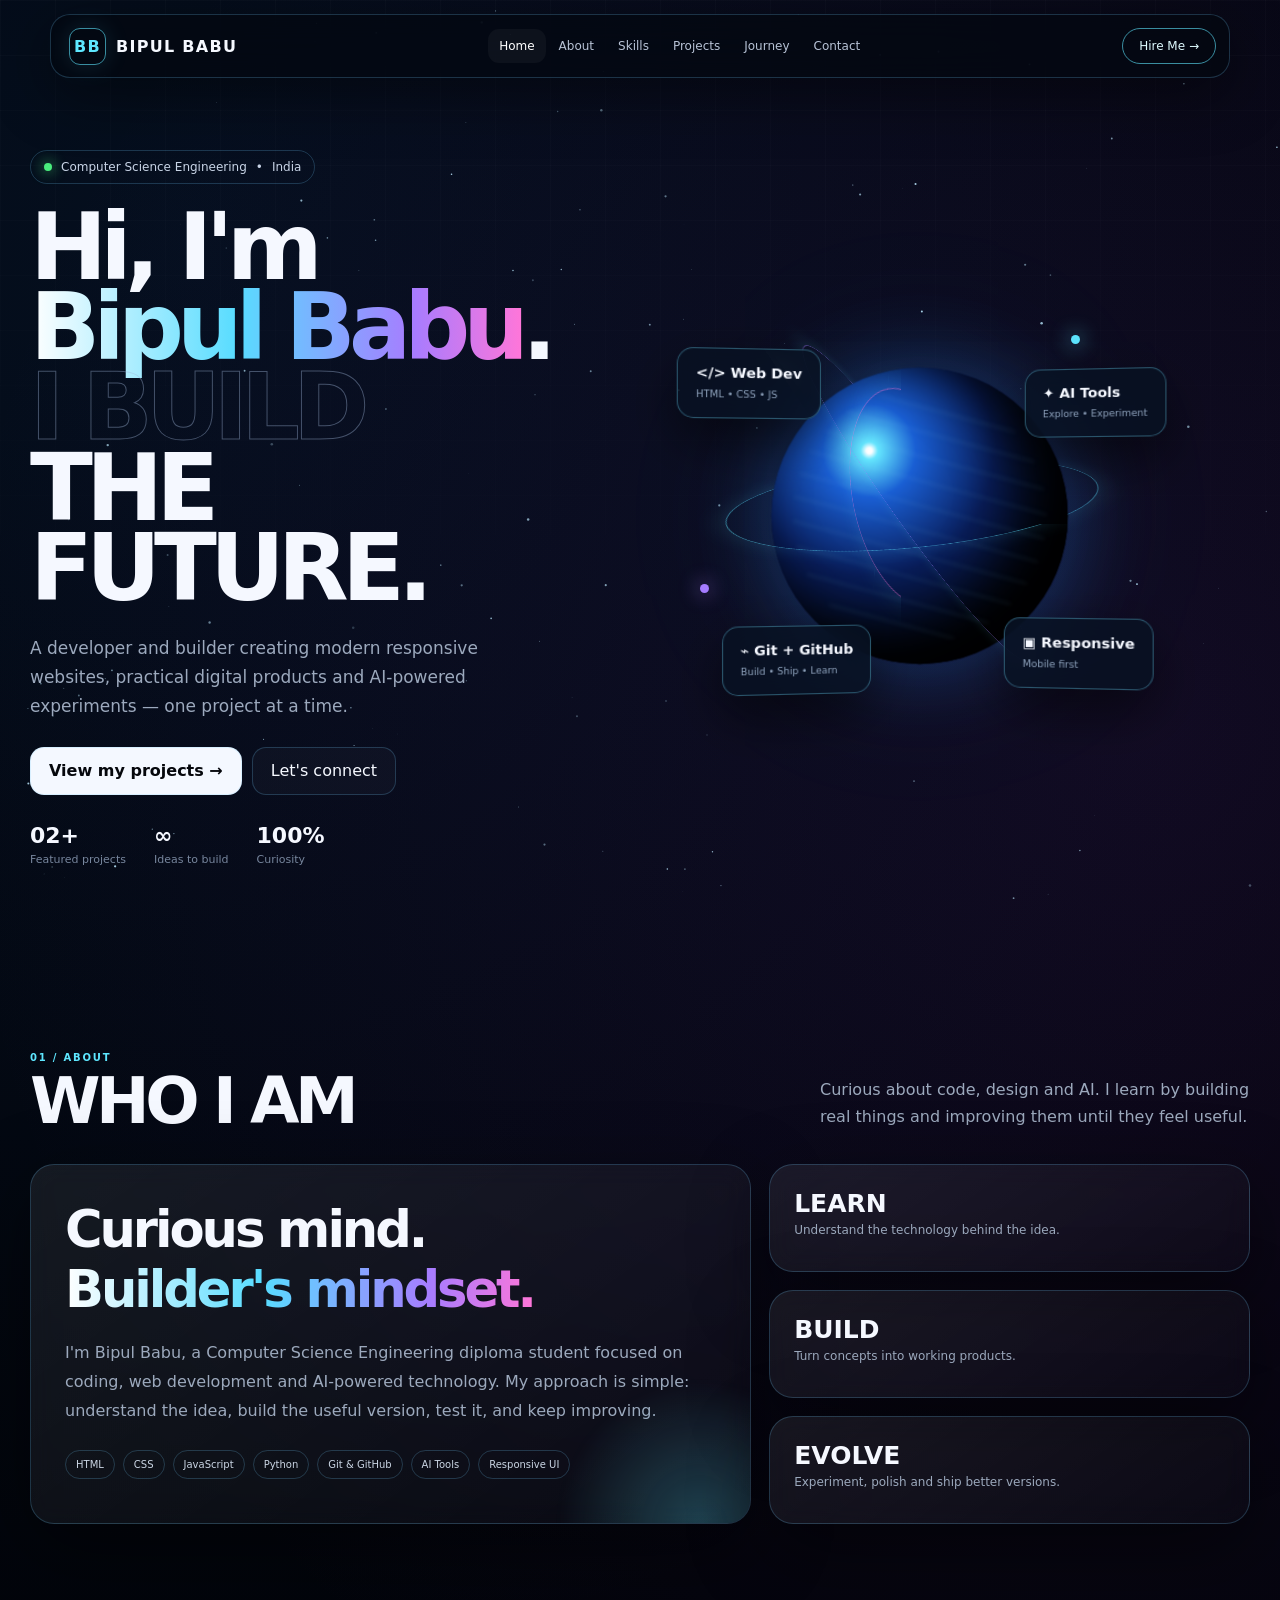
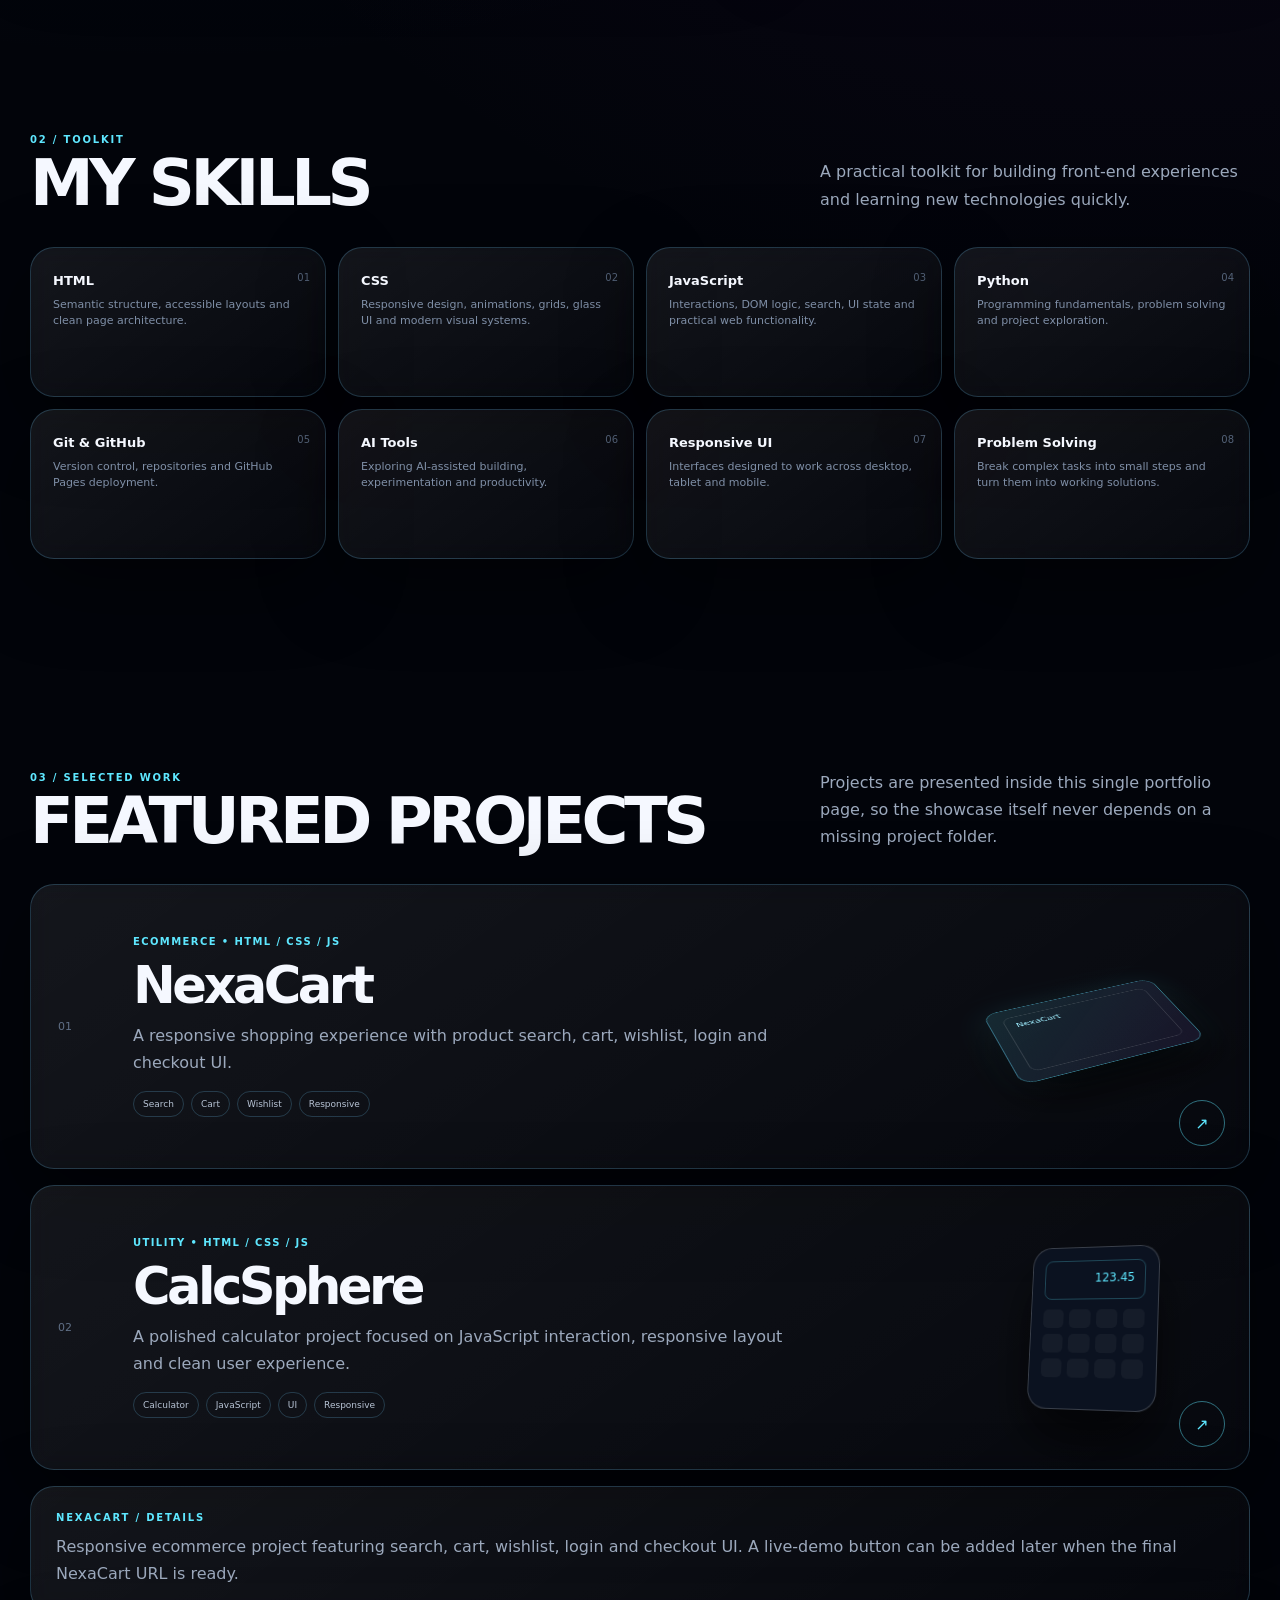
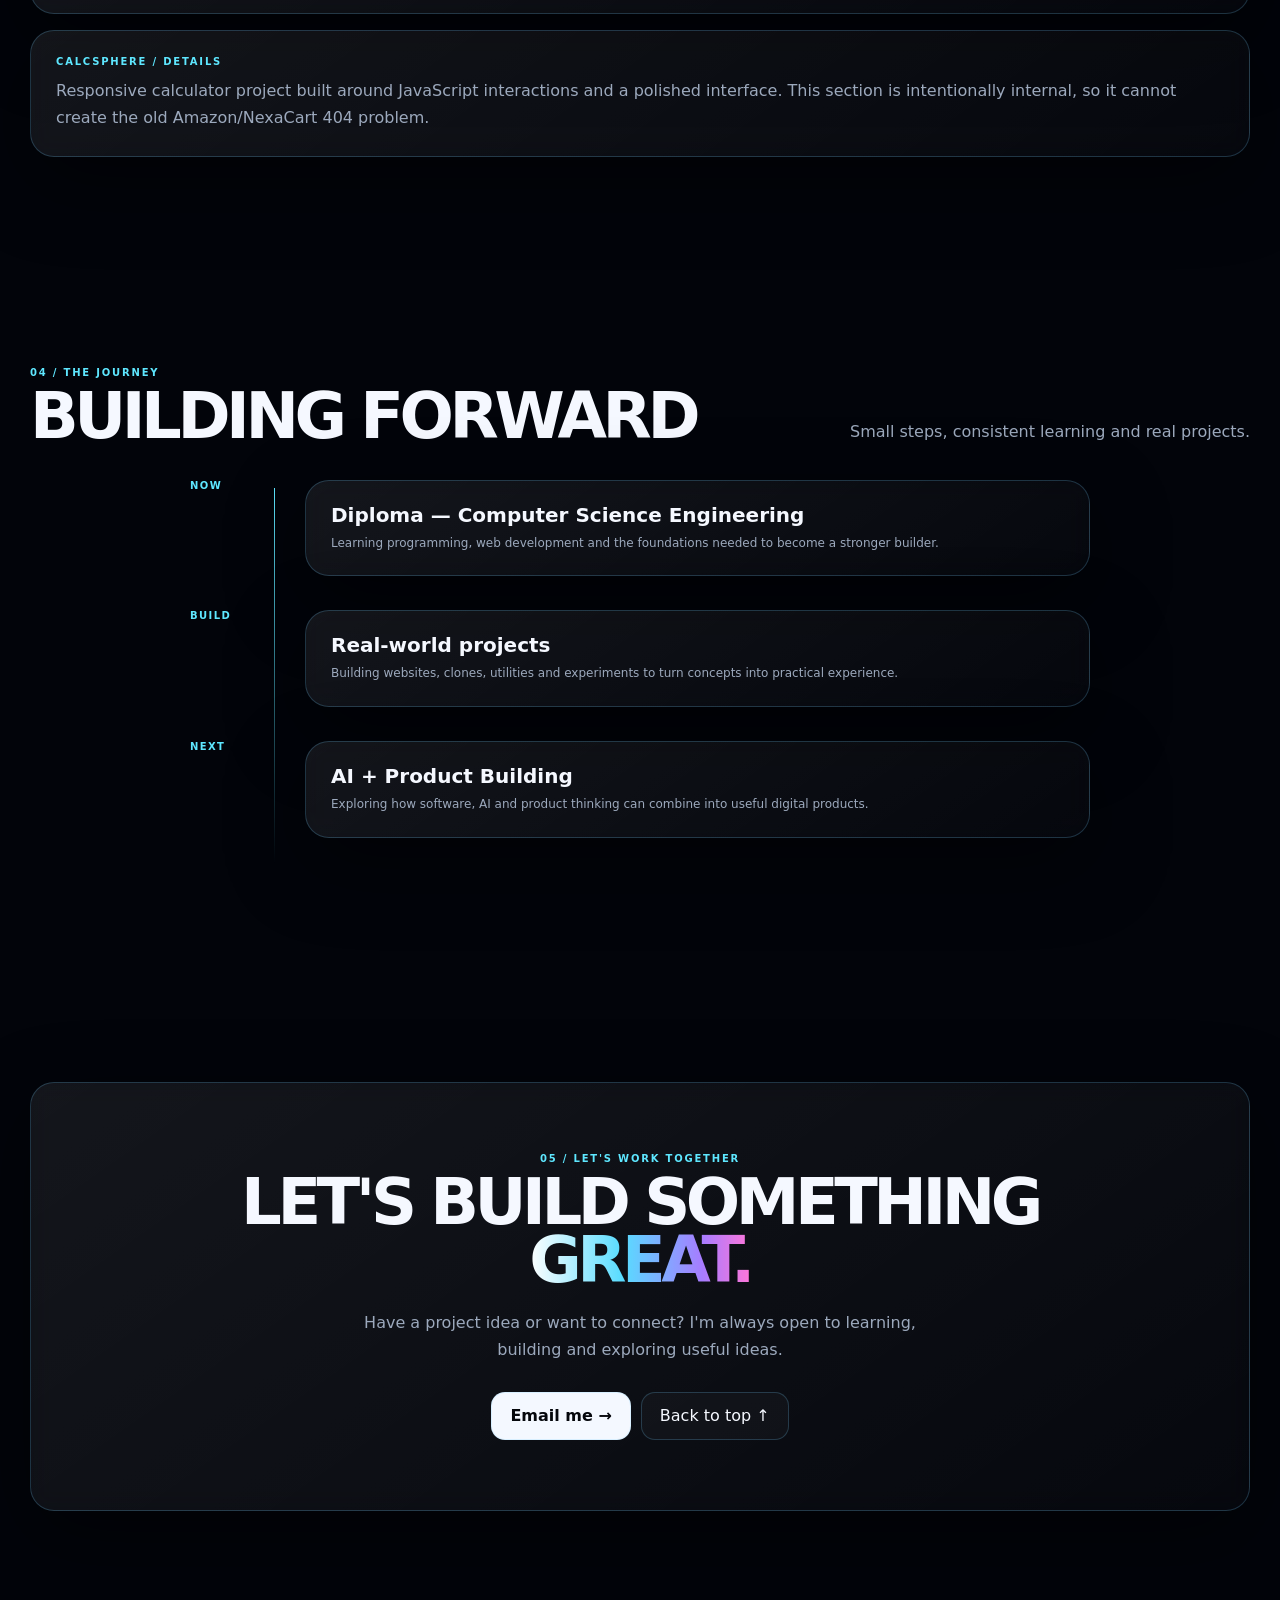
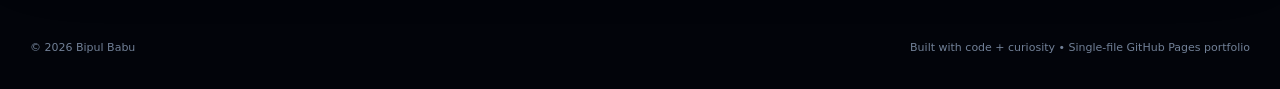
<file: index.html>
<!doctype html>
<html lang="en">
<head>
<meta charset="utf-8">
<meta name="viewport" content="width=device-width,initial-scale=1">
<meta name="description" content="Bipul Babu — futuristic 3D developer portfolio">
<title>Bipul Babu — 3D Developer Portfolio</title>
<style>
:root{
 --bg:#02040a;--panel:rgba(10,18,34,.62);--line:rgba(116,203,255,.22);
 --text:#f5f8ff;--muted:#9ca9bd;--cyan:#5ee7ff;--blue:#3d7cff;
 --violet:#9d6cff;--pink:#ff65d5;--max:1220px;--radius:24px;
}
*{box-sizing:border-box;margin:0;padding:0}
html{scroll-behavior:smooth}
body{font-family:Inter,ui-sans-serif,system-ui,-apple-system,Segoe UI,sans-serif;background:
radial-gradient(circle at 15% 5%,#1656a522,transparent 30%),
radial-gradient(circle at 90% 15%,#7426a622,transparent 28%),var(--bg);
color:var(--text);overflow-x:hidden}
body:before{content:"";position:fixed;inset:0;pointer-events:none;z-index:-3;background:
linear-gradient(rgba(255,255,255,.018) 1px,transparent 1px),
linear-gradient(90deg,rgba(255,255,255,.018) 1px,transparent 1px);background-size:55px 55px;
mask-image:linear-gradient(to bottom,black,transparent 85%)}
a{color:inherit;text-decoration:none}
button{font:inherit;color:inherit}
.wrap{width:min(var(--max),calc(100% - 34px));margin:auto}
nav{position:fixed;z-index:100;top:14px;left:50%;transform:translateX(-50%);width:min(1180px,calc(100% - 24px));
height:64px;border:1px solid var(--line);border-radius:20px;background:rgba(3,7,16,.72);backdrop-filter:blur(20px);
display:flex;align-items:center;justify-content:space-between;padding:0 13px 0 18px;box-shadow:0 15px 60px #0007}
.logo{display:flex;align-items:center;gap:10px;font-weight:900;letter-spacing:.08em}.logoMark{width:37px;height:37px;border:1px solid #5ee7ff99;
border-radius:11px;display:grid;place-items:center;color:var(--cyan);box-shadow:0 0 24px #5ee7ff20}
.navlinks{display:flex;gap:2px}.navlinks a{font-size:12px;color:#b8c3d6;padding:10px 11px;border-radius:11px}.navlinks a:hover,
.navlinks a.active{color:#fff;background:#ffffff0a}.hire{border:1px solid #5ee7ff99;border-radius:999px;padding:10px 16px;color:#dffbff;font-size:12px}
.menu{display:none;background:#ffffff08;border:1px solid var(--line);border-radius:11px;width:42px;height:42px}
.hero{min-height:100svh;padding:150px 0 80px;display:grid;align-items:center;position:relative}
.heroGrid{display:grid;grid-template-columns:.88fr 1.12fr;gap:30px;align-items:center}
.badge{display:inline-flex;align-items:center;gap:9px;border:1px solid var(--line);border-radius:999px;padding:9px 13px;color:#c9d5e7;font-size:12px;margin-bottom:23px}
.badge i{width:8px;height:8px;border-radius:50%;background:#49ed7d;box-shadow:0 0 14px #49ed7d}
h1{font-size:clamp(58px,7.2vw,102px);line-height:.87;letter-spacing:-.075em;max-width:720px}
.gradient{color:transparent;background:linear-gradient(90deg,#fff 0%,#58dcff 42%,#a77cff 78%,#ff76d9);-webkit-background-clip:text;background-clip:text}
.outline{color:transparent;-webkit-text-stroke:1px #9fb7d966}
.heroText{font-size:17px;line-height:1.7;color:var(--muted);max-width:610px;margin:26px 0}
.actions{display:flex;gap:10px;flex-wrap:wrap}.btn{display:inline-flex;align-items:center;gap:9px;min-height:48px;padding:0 18px;border:1px solid var(--line);
border-radius:14px;transition:.25s}.btn:hover{transform:translateY(-3px);border-color:#5ee7ff88}.primary{background:#f4f8ff;color:#05070c;font-weight:800}.ghost{background:#ffffff07}
.metrics{display:flex;gap:28px;margin-top:28px}.metric strong{display:block;font-size:22px}.metric span{color:#77869d;font-size:11px}
.hero3d{height:570px;display:grid;place-items:center;perspective:1300px}
.scene{width:470px;height:470px;position:relative;transform-style:preserve-3d;animation:sceneFloat 7s ease-in-out infinite}
.planet{position:absolute;left:95px;top:100px;width:285px;height:285px;border-radius:50%;
background:radial-gradient(circle at 33% 28%,#fff 0 1%,#65e7ff 3%,#1a5fd4 16%,#091d59 43%,#02050d 72%);
box-shadow:inset -35px -20px 60px #000,0 0 80px #257cff55,0 0 180px #5ee7ff18;transform:translateZ(50px)}
.planet:before{content:"";position:absolute;inset:20px;border-radius:50%;background:repeating-linear-gradient(15deg,transparent 0 20px,#8cdfff15 21px 23px);filter:blur(2px)}
.orbit3d{position:absolute;left:43px;top:126px;width:385px;height:205px;border:1px solid #5ee7ff80;border-radius:50%;transform:rotateX(66deg) rotateZ(-18deg);box-shadow:0 0 30px #5ee7ff22}
.o2{transform:rotateX(67deg) rotateY(52deg) rotateZ(20deg);border-color:#a77cff75}.o3{transform:rotateY(72deg) rotateZ(12deg);border-color:#ff76d970}
.floatCard{position:absolute;z-index:4;padding:14px 16px;border:1px solid #70dfff55;border-radius:15px;background:#071121c9;backdrop-filter:blur(14px);
box-shadow:0 20px 50px #0008;min-width:125px;transform-style:preserve-3d}
.floatCard b{display:block;font-size:13px}.floatCard small{color:#8fa3bd;font-size:9px}.code{left:18px;top:90px;transform:translateZ(120px) rotateY(10deg)}.ai{right:4px;top:105px;transform:translateZ(90px) rotateY(-12deg)}
.mobile{right:22px;bottom:72px;transform:translateZ(130px) rotateY(-9deg)}.cloud{left:55px;bottom:62px;transform:translateZ(95px) rotateY(10deg)}
.glowDot{position:absolute;width:9px;height:9px;border-radius:50%;background:var(--cyan);box-shadow:0 0 20px var(--cyan)}.gd1{right:72px;top:62px}.gd2{left:18px;bottom:150px;background:#a77cff;box-shadow:0 0 20px #a77cff}
section{padding:105px 0}.sectionHead{display:flex;justify-content:space-between;gap:30px;align-items:end;margin-bottom:34px}
.kicker{font-size:10px;color:var(--cyan);font-weight:900;letter-spacing:.18em;text-transform:uppercase;margin-bottom:10px}
h2{font-size:clamp(42px,5vw,72px);line-height:.9;letter-spacing:-.07em}.sectionHead p{max-width:430px;color:var(--muted);line-height:1.7}
.glass{border:1px solid var(--line);background:linear-gradient(145deg,rgba(255,255,255,.075),rgba(255,255,255,.018));
border-radius:var(--radius);box-shadow:0 25px 80px #0007;backdrop-filter:blur(12px)}
.aboutGrid{display:grid;grid-template-columns:1.2fr .8fr;gap:18px}.aboutMain{padding:34px;min-height:360px;position:relative;overflow:hidden}
.aboutMain h3{font-size:clamp(32px,4vw,52px);letter-spacing:-.06em}.aboutMain p{color:var(--muted);line-height:1.8;max-width:720px;margin-top:20px}.chips{display:flex;flex-wrap:wrap;gap:8px;margin-top:24px}.chip{font-size:10px;border:1px solid var(--line);padding:8px 10px;border-radius:999px;color:#cbd6e5}
.aboutOrb{position:absolute;width:300px;height:300px;right:-100px;bottom:-150px;border-radius:50%;background:radial-gradient(circle,#5ee7ff40,transparent 67%);filter:blur(5px)}
.stack{display:grid;gap:18px}.mini{padding:24px;min-height:106px}.mini strong{font-size:25px}.mini span{display:block;color:var(--muted);font-size:12px;margin-top:5px}
.skills{display:grid;grid-template-columns:repeat(4,1fr);gap:12px}.skill{padding:22px;min-height:150px;position:relative;overflow:hidden}.skill b{font-size:13px}.skill span{display:block;color:#7f8fa7;font-size:11px;margin-top:8px;line-height:1.5}.skill .num{position:absolute;right:15px;top:14px;color:#536278;font-size:10px}
.projectGrid{display:grid;gap:16px}.project{min-height:285px;display:grid;grid-template-columns:55px 1fr 260px;gap:20px;align-items:center;padding:27px;position:relative;overflow:hidden;transition:.3s}
.project:hover{transform:translateY(-7px);border-color:#5ee7ff75;box-shadow:0 35px 90px #000a}.projectNo{color:#607087;font-size:11px}.tag{color:var(--cyan);font-size:10px;font-weight:900;letter-spacing:.14em;text-transform:uppercase}
.project h3{font-size:clamp(36px,4vw,60px);letter-spacing:-.07em;margin:8px 0}.project p{color:var(--muted);line-height:1.65;max-width:650px}.tags{display:flex;gap:7px;flex-wrap:wrap;margin-top:15px}.tags span{border:1px solid var(--line);border-radius:999px;padding:7px 9px;color:#b7c3d5;font-size:9px}
.projectVisual{height:190px;display:grid;place-items:center;perspective:800px}.mockShop{width:190px;height:125px;border:1px solid #5ee7ff66;border-radius:15px;background:linear-gradient(135deg,#5ee7ff22,#9d6cff1a);
transform:rotateX(56deg) rotateZ(-23deg);box-shadow:0 35px 55px #000a,0 0 45px #5ee7ff1a;position:relative}.mockShop:before{content:"NexaCart";position:absolute;inset:14px;border:1px solid #ffffff20;border-radius:9px;padding:10px;color:#9feeff;font-size:10px}
.mockCalc{width:135px;height:165px;border:1px solid #ffffff30;border-radius:20px;background:#0b1220;transform:rotateY(-19deg) rotateX(7deg);box-shadow:0 30px 55px #000a;padding:13px}
.calcScreen{height:40px;border:1px solid #5ee7ff40;border-radius:8px;text-align:right;padding:10px;color:var(--cyan);font-size:12px}.calcKeys{display:grid;grid-template-columns:repeat(4,1fr);gap:6px;margin-top:10px}.calcKeys i{height:19px;background:#ffffff0b;border-radius:5px}
.projectLink{position:absolute;inset:0;border-radius:var(--radius);z-index:5}.projectArrow{position:absolute;right:24px;bottom:22px;width:46px;height:46px;border:1px solid #5ee7ff77;border-radius:50%;display:grid;place-items:center;color:var(--cyan)}
.timeline{position:relative;max-width:900px;margin:auto}.timeline:before{content:"";position:absolute;left:84px;top:8px;bottom:8px;width:1px;background:linear-gradient(#5ee7ff,transparent)}
.time{display:grid;grid-template-columns:85px 1fr;gap:30px;padding:0 0 34px}.time b{color:var(--cyan);font-size:10px;letter-spacing:.14em}.timeCard{padding:22px 25px}.timeCard h3{font-size:20px}.timeCard p{color:var(--muted);font-size:12px;line-height:1.65;margin-top:7px}
.contact{padding:70px 35px;text-align:center;position:relative;overflow:hidden}.contact h2{max-width:900px;margin:auto}.contact p{max-width:560px;margin:20px auto 28px;color:var(--muted);line-height:1.7}
footer{padding:25px 0 35px;display:flex;justify-content:space-between;color:#718097;font-size:11px}
.reveal{opacity:0;transform:translateY(32px) scale(.98);transition:opacity .75s ease,transform .75s ease}.reveal.show{opacity:1;transform:none}
.tilt{transform-style:preserve-3d}
#stars{position:fixed;inset:0;width:100%;height:100%;z-index:-4}
@keyframes sceneFloat{0%,100%{transform:rotateX(0) rotateY(0) translateY(0)}50%{transform:rotateX(2deg) rotateY(-5deg) translateY(-13px)}}
@media(max-width:920px){.heroGrid,.aboutGrid{grid-template-columns:1fr}.hero3d{height:430px;order:-1}.scene{transform:scale(.82)}.skills{grid-template-columns:repeat(2,1fr)}.project{grid-template-columns:45px 1fr}.projectVisual{grid-column:2}.navlinks{display:none}.menu{display:block}.navlinks.open{display:flex;position:absolute;top:72px;left:0;right:0;flex-direction:column;background:#030713f5;border:1px solid var(--line);border-radius:17px;padding:8px}.navlinks.open a{text-align:center}}
@media(max-width:600px){.wrap{width:calc(100% - 22px)}section{padding:80px 0}.hero{padding-top:125px}.hero3d{height:330px}.scene{transform:scale(.58)}h1{font-size:clamp(52px,15vw,75px)}.metrics{gap:18px}.sectionHead{display:block}.sectionHead p{margin-top:15px}.skills{grid-template-columns:1fr 1fr}.project{grid-template-columns:1fr;padding:23px}.projectNo{display:none}.projectVisual{grid-column:1}.time{grid-template-columns:60px 1fr;gap:18px}.timeline:before{left:60px}.contact{padding:50px 20px}footer{display:block}footer span{display:block;margin-top:8px}}
@media(prefers-reduced-motion:reduce){*,*:before,*:after{animation:none!important;transition:none!important;scroll-behavior:auto!important}.reveal{opacity:1;transform:none}}
</style>
</head>
<body>
<canvas id="stars" aria-hidden="true"></canvas>

<nav>
<a class="logo" href="#home"><span class="logoMark">BB</span>BIPUL BABU</a>
<button class="menu" id="menu" aria-label="Open navigation" aria-expanded="false">☰</button>
<div class="navlinks" id="navlinks">
<a class="active" href="#home">Home</a><a href="#about">About</a><a href="#skills">Skills</a><a href="#projects">Projects</a><a href="#journey">Journey</a><a href="#contact">Contact</a>
</div>
<a class="hire" href="mailto:bipulbabu333@gmail.com">Hire Me →</a>
</nav>

<main>
<section class="hero" id="home">
<div class="wrap heroGrid">
<div class="reveal">
<div class="badge"><i></i> Computer Science Engineering <span>•</span> India</div>
<h1>Hi, I'm <span class="gradient">Bipul Babu</span>.<br><span class="outline">I BUILD</span><br>THE FUTURE.</h1>
<p class="heroText">A developer and builder creating modern responsive websites, practical digital products and AI-powered experiments — one project at a time.</p>
<div class="actions"><a class="btn primary" href="#projects">View my projects →</a><a class="btn ghost" href="mailto:bipulbabu333@gmail.com">Let's connect</a></div>
<div class="metrics"><div class="metric"><strong>02+</strong><span>Featured projects</span></div><div class="metric"><strong>∞</strong><span>Ideas to build</span></div><div class="metric"><strong>100%</strong><span>Curiosity</span></div></div>
</div>
<div class="hero3d reveal" aria-hidden="true">
<div class="scene">
<div class="planet"></div><div class="orbit3d"></div><div class="orbit3d o2"></div><div class="orbit3d o3"></div>
<div class="floatCard code"><b>&lt;/&gt; Web Dev</b><small>HTML • CSS • JS</small></div>
<div class="floatCard ai"><b>✦ AI Tools</b><small>Explore • Experiment</small></div>
<div class="floatCard mobile"><b>▣ Responsive</b><small>Mobile first</small></div>
<div class="floatCard cloud"><b>⌁ Git + GitHub</b><small>Build • Ship • Learn</small></div>
<div class="glowDot gd1"></div><div class="glowDot gd2"></div>
</div>
</div>
</div>
</section>

<section id="about">
<div class="wrap">
<div class="sectionHead reveal"><div><div class="kicker">01 / About</div><h2>WHO I AM</h2></div><p>Curious about code, design and AI. I learn by building real things and improving them until they feel useful.</p></div>
<div class="aboutGrid">
<article class="glass aboutMain reveal"><h3>Curious mind.<br><span class="gradient">Builder's mindset.</span></h3><p>I'm Bipul Babu, a Computer Science Engineering diploma student focused on coding, web development and AI-powered technology. My approach is simple: understand the idea, build the useful version, test it, and keep improving.</p><div class="chips"><span class="chip">HTML</span><span class="chip">CSS</span><span class="chip">JavaScript</span><span class="chip">Python</span><span class="chip">Git & GitHub</span><span class="chip">AI Tools</span><span class="chip">Responsive UI</span></div><div class="aboutOrb"></div></article>
<div class="stack"><article class="glass mini reveal"><strong>LEARN</strong><span>Understand the technology behind the idea.</span></article><article class="glass mini reveal"><strong>BUILD</strong><span>Turn concepts into working products.</span></article><article class="glass mini reveal"><strong>EVOLVE</strong><span>Experiment, polish and ship better versions.</span></article></div>
</div>
</div>
</section>

<section id="skills">
<div class="wrap">
<div class="sectionHead reveal"><div><div class="kicker">02 / Toolkit</div><h2>MY SKILLS</h2></div><p>A practical toolkit for building front-end experiences and learning new technologies quickly.</p></div>
<div class="skills">
<article class="glass skill reveal"><span class="num">01</span><b>HTML</b><span>Semantic structure, accessible layouts and clean page architecture.</span></article>
<article class="glass skill reveal"><span class="num">02</span><b>CSS</b><span>Responsive design, animations, grids, glass UI and modern visual systems.</span></article>
<article class="glass skill reveal"><span class="num">03</span><b>JavaScript</b><span>Interactions, DOM logic, search, UI state and practical web functionality.</span></article>
<article class="glass skill reveal"><span class="num">04</span><b>Python</b><span>Programming fundamentals, problem solving and project exploration.</span></article>
<article class="glass skill reveal"><span class="num">05</span><b>Git & GitHub</b><span>Version control, repositories and GitHub Pages deployment.</span></article>
<article class="glass skill reveal"><span class="num">06</span><b>AI Tools</b><span>Exploring AI-assisted building, experimentation and productivity.</span></article>
<article class="glass skill reveal"><span class="num">07</span><b>Responsive UI</b><span>Interfaces designed to work across desktop, tablet and mobile.</span></article>
<article class="glass skill reveal"><span class="num">08</span><b>Problem Solving</b><span>Break complex tasks into small steps and turn them into working solutions.</span></article>
</div>
</div>
</section>

<section id="projects">
<div class="wrap">
<div class="sectionHead reveal"><div><div class="kicker">03 / Selected work</div><h2>FEATURED PROJECTS</h2></div><p>Projects are presented inside this single portfolio page, so the showcase itself never depends on a missing project folder.</p></div>
<div class="projectGrid">
<article class="glass project reveal">
<div class="projectNo">01</div><div><div class="tag">Ecommerce • HTML / CSS / JS</div><h3>NexaCart</h3><p>A responsive shopping experience with product search, cart, wishlist, login and checkout UI.</p><div class="tags"><span>Search</span><span>Cart</span><span>Wishlist</span><span>Responsive</span></div></div>
<div class="projectVisual"><div class="mockShop"></div></div><a class="projectLink" href="#nexacart" aria-label="Open NexaCart project details"></a><div class="projectArrow">↗</div>
</article>
<article class="glass project reveal">
<div class="projectNo">02</div><div><div class="tag">Utility • HTML / CSS / JS</div><h3>CalcSphere</h3><p>A polished calculator project focused on JavaScript interaction, responsive layout and clean user experience.</p><div class="tags"><span>Calculator</span><span>JavaScript</span><span>UI</span><span>Responsive</span></div></div>
<div class="projectVisual"><div class="mockCalc"><div class="calcScreen">123.45</div><div class="calcKeys"><i></i><i></i><i></i><i></i><i></i><i></i><i></i><i></i><i></i><i></i><i></i><i></i></div></div></div><a class="projectLink" href="#calcsphere" aria-label="Open CalcSphere project details"></a><div class="projectArrow">↗</div>
</article>
</div>
<div id="nexacart" class="glass" style="padding:25px;margin-top:16px"><div class="kicker">NexaCart / Details</div><p style="color:var(--muted);line-height:1.7">Responsive ecommerce project featuring search, cart, wishlist, login and checkout UI. A live-demo button can be added later when the final NexaCart URL is ready.</p></div>
<div id="calcsphere" class="glass" style="padding:25px;margin-top:16px"><div class="kicker">CalcSphere / Details</div><p style="color:var(--muted);line-height:1.7">Responsive calculator project built around JavaScript interactions and a polished interface. This section is intentionally internal, so it cannot create the old Amazon/NexaCart 404 problem.</p></div>
</div>
</section>

<section id="journey">
<div class="wrap">
<div class="sectionHead reveal"><div><div class="kicker">04 / The journey</div><h2>BUILDING FORWARD</h2></div><p>Small steps, consistent learning and real projects.</p></div>
<div class="timeline">
<div class="time reveal"><b>NOW</b><article class="glass timeCard"><h3>Diploma — Computer Science Engineering</h3><p>Learning programming, web development and the foundations needed to become a stronger builder.</p></article></div>
<div class="time reveal"><b>BUILD</b><article class="glass timeCard"><h3>Real-world projects</h3><p>Building websites, clones, utilities and experiments to turn concepts into practical experience.</p></article></div>
<div class="time reveal"><b>NEXT</b><article class="glass timeCard"><h3>AI + Product Building</h3><p>Exploring how software, AI and product thinking can combine into useful digital products.</p></article></div>
</div>
</div>
</section>

<section id="contact">
<div class="wrap"><div class="glass contact reveal"><div class="kicker">05 / Let's work together</div><h2>LET'S BUILD SOMETHING <span class="gradient">GREAT.</span></h2><p>Have a project idea or want to connect? I'm always open to learning, building and exploring useful ideas.</p><div class="actions" style="justify-content:center"><a class="btn primary" href="mailto:bipulbabu333@gmail.com">Email me →</a><a class="btn ghost" href="#home">Back to top ↑</a></div></div></div>
</section>
</main>

<footer class="wrap"><span>© 2026 Bipul Babu</span><span>Built with code + curiosity • Single-file GitHub Pages portfolio</span></footer>

<script>
const menu=document.getElementById('menu'), nav=document.getElementById('navlinks');
menu.addEventListener('click',()=>{const open=nav.classList.toggle('open');menu.setAttribute('aria-expanded',open)});
nav.querySelectorAll('a').forEach(a=>a.addEventListener('click',()=>nav.classList.remove('open')));

const reveal=new IntersectionObserver(entries=>entries.forEach(e=>{if(e.isIntersecting)e.target.classList.add('show')}),{threshold:.1});
document.querySelectorAll('.reveal').forEach(el=>reveal.observe(el));

const sections=[...document.querySelectorAll('main section[id]')], links=[...document.querySelectorAll('.navlinks a')];
const active=new IntersectionObserver(entries=>entries.forEach(e=>{if(e.isIntersecting){links.forEach(a=>a.classList.toggle('active',a.getAttribute('href')==='#'+e.target.id))}}),{rootMargin:'-35% 0px -55% 0px'});
sections.forEach(s=>active.observe(s));

const canvas=document.getElementById('stars'),ctx=canvas.getContext('2d');let stars=[];
function resize(){canvas.width=innerWidth*devicePixelRatio;canvas.height=innerHeight*devicePixelRatio;ctx.setTransform(devicePixelRatio,0,0,devicePixelRatio,0,0);stars=Array.from({length:Math.min(130,Math.floor(innerWidth/9))},()=>({x:Math.random()*innerWidth,y:Math.random()*innerHeight,r:Math.random()*1.15+.15,v:Math.random()*.16+.03,a:Math.random()*.7+.2}))}
function draw(){ctx.clearRect(0,0,innerWidth,innerHeight);for(const s of stars){s.y+=s.v;if(s.y>innerHeight)s.y=-2;ctx.globalAlpha=s.a;ctx.fillStyle='#bdeaff';ctx.beginPath();ctx.arc(s.x,s.y,s.r,0,Math.PI*2);ctx.fill()}ctx.globalAlpha=1;requestAnimationFrame(draw)}
addEventListener('resize',resize);resize();draw();
</script>
</body>
</html>
</file>
